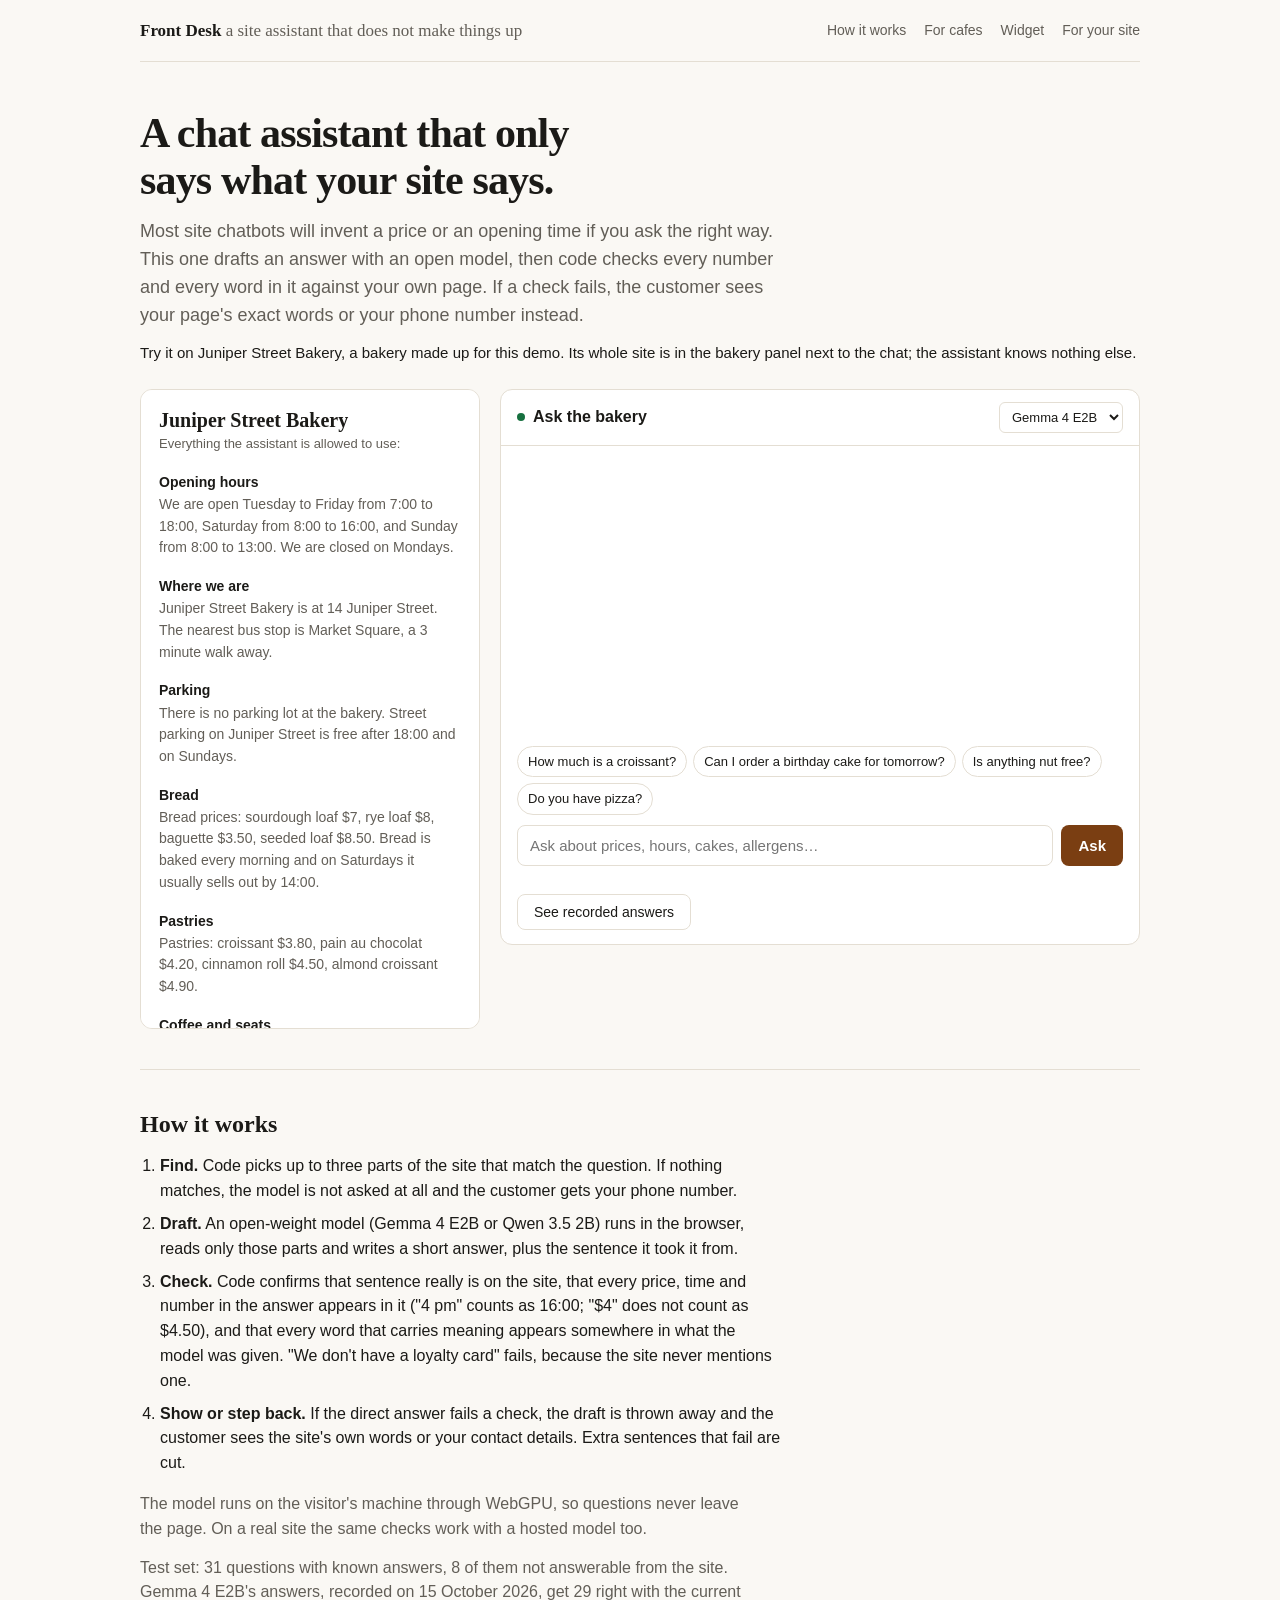
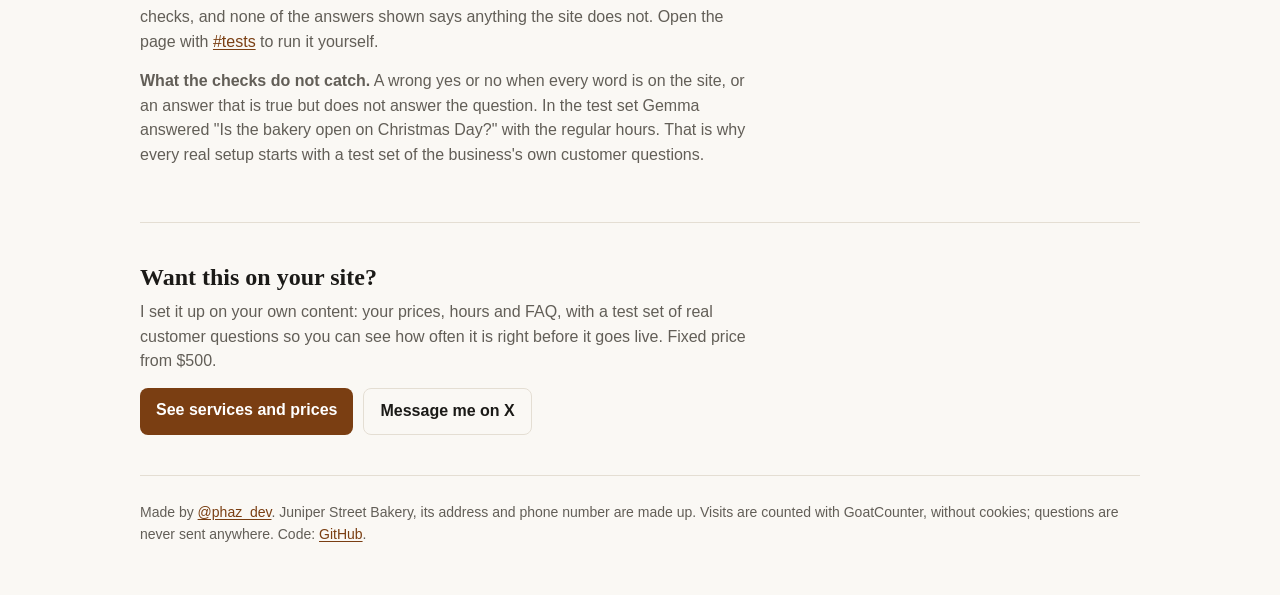
<file: index.html>
<!doctype html>
<html lang="en">
<head>
<meta charset="utf-8">
<meta name="viewport" content="width=device-width, initial-scale=1">
<title>Front Desk: a site assistant that only says what your site says</title>
<meta name="description" content="A demo of an AI assistant for a small business site. It answers from the site's own text, and code checks every price and time against the source before the customer sees it. When it is not sure, it says so.">
<meta property="og:type" content="website">
<meta property="og:title" content="Front Desk: a site assistant that only says what your site says">
<meta property="og:description" content="Every price and time in an answer is checked against the site's own text before the customer sees it.">
<link rel="canonical" href="https://phazww.github.io/front-desk/">
<meta property="og:url" content="https://phazww.github.io/front-desk/">
<link rel="stylesheet" href="style.css">
</head>
<body>
<div class="wrap">
<header class="site">
  <a class="brand" href="./">Front Desk <span>a site assistant that does not make things up</span></a>
  <nav class="site"><a href="#how">How it works</a><a href="cafes/">For cafes</a><a href="widget.html">Widget</a><a href="#yours">For your site</a></nav>
</header>

<main>
<div class="hero">
  <h1>A chat assistant that only says what your site says.</h1>
  <p class="lede">Most site chatbots will invent a price or an opening time if you ask the right way. This one drafts an answer with an open model, then code checks every number and every word in it against your own page. If a check fails, the customer sees your page's exact words or your phone number instead.</p>
  <p class="demo-note">Try it on Juniper Street Bakery, a bakery made up for this demo. Its whole site is in the bakery panel next to the chat; the assistant knows nothing else.</p>
</div>

<div class="demo">
  <aside class="kb" aria-label="The bakery's site content">
    <h2>Juniper Street Bakery</h2>
    <p class="kb-sub">Everything the assistant is allowed to use:</p>
    <div id="kb"></div>
  </aside>

  <div class="chat" aria-label="Chat with the bakery's assistant">
    <div class="chat-head">
      <span class="dot"></span><span>Ask the bakery</span>
      <select id="model" aria-label="Model"></select>
    </div>
    <div class="log" id="log" aria-live="polite"></div>
    <div class="chips" id="chips"></div>
    <form id="ask" class="ask">
      <input id="q" type="text" autocomplete="off" placeholder="Ask about prices, hours, cakes, allergens…" aria-label="Your question">
      <button id="send" type="submit">Ask</button>
    </form>
    <div class="engine" id="engine"></div>
    <div class="bar" id="bar"><i></i></div>
    <div class="row"><button id="recorded" class="ghost" type="button">See recorded answers</button></div>
  </div>
</div>

<section id="how">
  <h2>How it works</h2>
  <ol class="method">
    <li><b>Find.</b> Code picks up to three parts of the site that match the question. If nothing matches, the model is not asked at all and the customer gets your phone number.</li>
    <li><b>Draft.</b> An open-weight model (Gemma 4 E2B or Qwen 3.5 2B) runs in the browser, reads only those parts and writes a short answer, plus the sentence it took it from.</li>
    <li><b>Check.</b> Code confirms that sentence really is on the site, that every price, time and number in the answer appears in it ("4 pm" counts as 16:00; "$4" does not count as $4.50), and that every word that carries meaning appears somewhere in what the model was given. "We don't have a loyalty card" fails, because the site never mentions one.</li>
    <li><b>Show or step back.</b> If the direct answer fails a check, the draft is thrown away and the customer sees the site's own words or your contact details. Extra sentences that fail are cut.</li>
  </ol>
  <p class="sub">The model runs on the visitor's machine through WebGPU, so questions never leave the page. On a real site the same checks work with a hosted model too.</p>
  <p class="sub" id="test-line">Test set: 31 questions with known answers, 8 of them not answerable from the site. Gemma 4 E2B's answers, recorded on 15 October 2026, get 29 right with the current checks, and none of the answers shown says anything the site does not. Open the page with <a href="#tests">#tests</a> to run it yourself.</p>
  <p class="sub"><b>What the checks do not catch.</b> A wrong yes or no when every word is on the site, or an answer that is true but does not answer the question. In the test set Gemma answered "Is the bakery open on Christmas Day?" with the regular hours. That is why every real setup starts with a test set of the business's own customer questions.</p>
</section>

<section id="yours">
  <h2>Want this on your site?</h2>
  <p class="sub">I set it up on your own content: your prices, hours and FAQ, with a test set of real customer questions so you can see how often it is right before it goes live. Fixed price from $500.</p>
  <div class="cta"><a href="https://contra.com/phaz_3lpd033k" rel="noopener" target="_blank">See services and prices</a> <a class="ghost" href="https://x.com/phaz_dev" rel="noopener" target="_blank">Message me on X</a></div>
</section>
</main>

<footer class="site">Made by <a href="https://x.com/phaz_dev">@phaz_dev</a>. Juniper Street Bakery, its address and phone number are made up. Visits are counted with GoatCounter, without cookies; questions are never sent anywhere. Code: <a href="https://github.com/phazww/front-desk">GitHub</a>.</footer>
</div>
<script src="kb.js"></script>
<script src="desk.js"></script>
<script src="recorded.js"></script>
<script src="app.js"></script>
<script data-goatcounter="https://phaz.goatcounter.com/count" async src="//gc.zgo.at/count.js"></script>
</body>
</html>
</file>
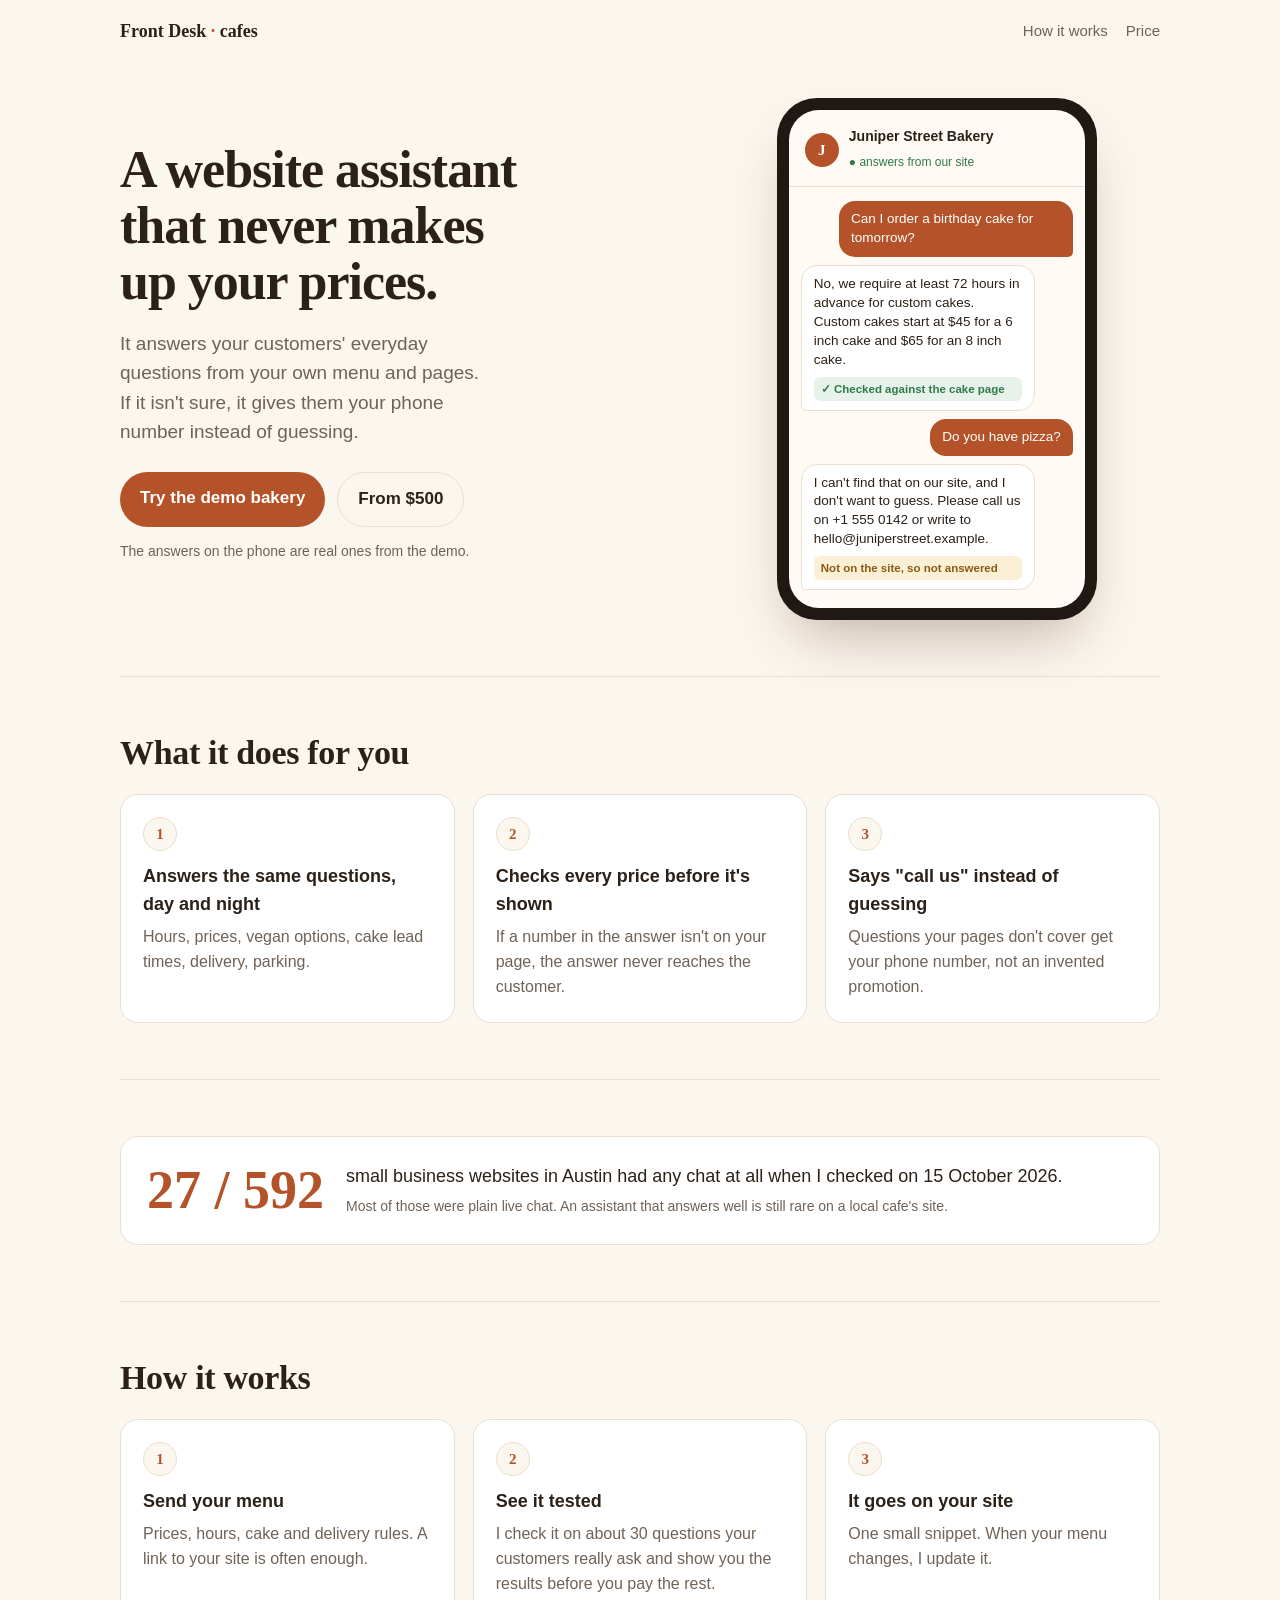
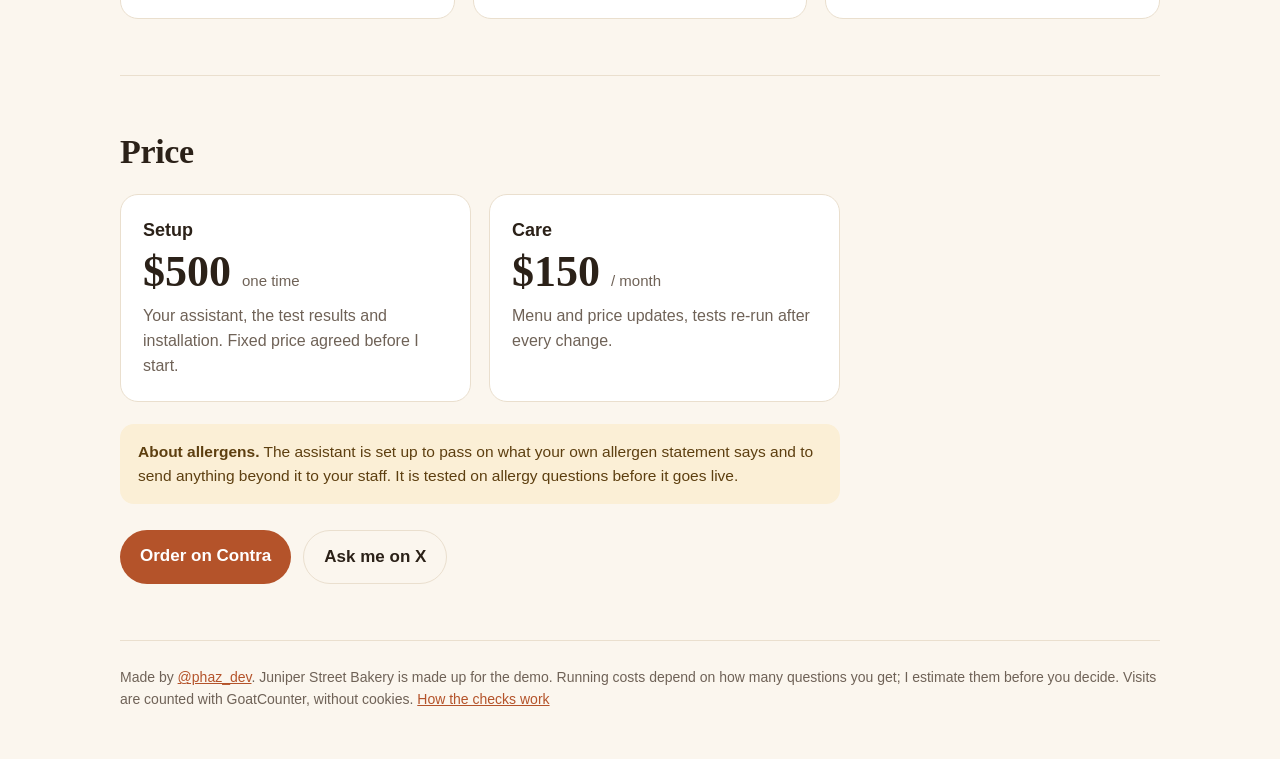
<file: cafes/index.html>
<!doctype html>
<html lang="en">
<head>
<meta charset="utf-8">
<meta name="viewport" content="width=device-width, initial-scale=1">
<meta name="color-scheme" content="light">
<title>A website assistant for cafes and bakeries that never makes up your prices</title>
<meta name="description" content="An assistant for your cafe or bakery website. It answers hours, prices, cake orders and allergen questions from your own pages, and every price is checked before a customer sees it.">
<link rel="canonical" href="https://phazww.github.io/front-desk/cafes/">
<meta property="og:type" content="website">
<meta property="og:title" content="A website assistant for cafes and bakeries that never makes up your prices">
<meta property="og:description" content="Answers hours, prices, cake orders and allergen questions from your own pages. Every price is checked before a customer sees it.">
<meta property="og:url" content="https://phazww.github.io/front-desk/cafes/">
<style>
  :root {
    --bg: #fbf6ee; --card: #ffffff; --ink: #2b2118; --muted: #6f6257; --line: #eadfce;
    --accent: #b4532a; --accent-ink: #fff; --ok: #2f7a4b; --ok-bg: #e7f3ea; --warn: #8a5a12; --warn-bg: #fbefd6;
    --serif: "Iowan Old Style", "Charter", "Palatino Linotype", Georgia, serif;
    --sans: -apple-system, BlinkMacSystemFont, "Segoe UI", Roboto, "Helvetica Neue", Arial, sans-serif;
  }
  * { box-sizing: border-box; }
  html { -webkit-text-size-adjust: 100%; }
  body { margin: 0; background: var(--bg); color: var(--ink); font: 17px/1.55 var(--sans); }
  a { color: var(--accent); }
  .wrap { max-width: 1080px; margin: 0 auto; padding: 0 20px; }
  header { display: flex; justify-content: space-between; align-items: center; padding: 18px 0; }
  .logo { font: 600 18px/1 var(--serif); color: var(--ink); text-decoration: none; }
  .logo b { color: var(--accent); }
  header nav a { color: var(--muted); text-decoration: none; font-size: 15px; margin-left: 18px; }

  .hero { display: grid; grid-template-columns: 1.1fr .9fr; gap: 48px; align-items: center; padding: 36px 0 56px; }
  h1 { font: 600 clamp(32px, 5vw, 52px)/1.08 var(--serif); letter-spacing: -.02em; margin: 0 0 18px; text-wrap: balance; }
  .lede { font-size: 19px; color: var(--muted); margin: 0 0 26px; max-width: 34ch; }
  .btns { display: flex; flex-wrap: wrap; gap: 12px; }
  .btn { display: inline-block; padding: 13px 20px; border-radius: 999px; font-weight: 600; text-decoration: none; background: var(--accent); color: var(--accent-ink); }
  .btn.alt { background: transparent; color: var(--ink); border: 1.5px solid var(--line); }
  .small { font-size: 14px; color: var(--muted); margin-top: 14px; }

  .phone { width: 320px; max-width: 100%; margin: 0 auto; background: #1f1813; border-radius: 40px; padding: 12px; box-shadow: 0 30px 60px -20px rgba(80, 40, 10, .35); }
  .screen { background: #fffaf3; border-radius: 30px; overflow: hidden; }
  .bar { display: flex; align-items: center; gap: 10px; padding: 16px 16px 12px; border-bottom: 1px solid var(--line); }
  .avatar { width: 34px; height: 34px; border-radius: 50%; background: var(--accent); color: #fff; display: grid; place-items: center; font: 600 15px/1 var(--serif); }
  .bar b { font-size: 14px; display: block; }
  .bar span { font-size: 12px; color: var(--ok); }
  .chat { padding: 14px 12px 18px; display: flex; flex-direction: column; gap: 8px; font-size: 13.5px; line-height: 1.4; }
  .me, .bot { max-width: 86%; padding: 9px 12px; border-radius: 16px; }
  .me { align-self: flex-end; background: var(--accent); color: #fff; border-bottom-right-radius: 5px; }
  .bot { align-self: flex-start; background: #fff; border: 1px solid var(--line); border-bottom-left-radius: 5px; }
  .tag { display: block; margin-top: 7px; font-size: 11.5px; font-weight: 600; padding: 4px 7px; border-radius: 6px; }
  .tag.ok { color: var(--ok); background: var(--ok-bg); }
  .tag.warn { color: var(--warn); background: var(--warn-bg); }

  section { padding: 56px 0; border-top: 1px solid var(--line); }
  h2 { font: 600 clamp(26px, 3.4vw, 34px)/1.15 var(--serif); margin: 0 0 22px; letter-spacing: -.01em; }
  .three { display: grid; grid-template-columns: repeat(3, 1fr); gap: 18px; }
  .card { background: var(--card); border: 1px solid var(--line); border-radius: 18px; padding: 22px; }
  .card .n { width: 34px; height: 34px; border-radius: 50%; background: var(--bg); border: 1px solid var(--line); display: grid; place-items: center; font: 600 15px/1 var(--serif); color: var(--accent); margin-bottom: 12px; }
  .card h3 { margin: 0 0 6px; font-size: 18px; }
  .card p { margin: 0; color: var(--muted); font-size: 16px; }

  .stat { display: grid; grid-template-columns: auto 1fr; gap: 22px; align-items: center; background: var(--card); border: 1px solid var(--line); border-radius: 18px; padding: 26px; }
  .stat .num { font: 600 54px/1 var(--serif); color: var(--accent); }
  .stat p { margin: 0; font-size: 18px; }
  .stat small { display: block; color: var(--muted); font-size: 14px; margin-top: 6px; }

  .prices { display: grid; grid-template-columns: 1fr 1fr; gap: 18px; max-width: 720px; }
  .price { font: 600 44px/1 var(--serif); margin: 6px 0 10px; }
  .price span { font: 400 15px/1 var(--sans); color: var(--muted); }
  .note { background: var(--warn-bg); color: #5d3f10; border-radius: 14px; padding: 16px 18px; font-size: 15.5px; margin-top: 22px; max-width: 720px; }
  footer { border-top: 1px solid var(--line); padding: 26px 0 48px; color: var(--muted); font-size: 14px; }

  @media (max-width: 820px) {
    .hero { grid-template-columns: 1fr; gap: 36px; padding-top: 18px; }
    .lede { max-width: none; }
    .three, .prices { grid-template-columns: 1fr; }
    .stat { grid-template-columns: 1fr; gap: 8px; }
  }
  @media (max-width: 480px) {
    .wrap { padding: 0 16px; }
    header nav a { margin-left: 12px; font-size: 14px; }
    section { padding: 40px 0; }
  }
</style>
</head>
<body>
<div class="wrap">
<header>
  <a class="logo" href="./">Front Desk <b>·</b> cafes</a>
  <nav><a href="#how">How it works</a><a href="#price">Price</a></nav>
</header>

<div class="hero">
  <div>
    <h1>A website assistant that never makes up your prices.</h1>
    <p class="lede">It answers your customers' everyday questions from your own menu and pages. If it isn't sure, it gives them your phone number instead of guessing.</p>
    <div class="btns"><a class="btn" href="../#recorded">Try the demo bakery</a><a class="btn alt" href="#price">From $500</a></div>
    <p class="small">The answers on the phone are real ones from the demo.</p>
  </div>
  <div class="phone" aria-label="Example chat on a bakery website">
    <div class="screen">
      <div class="bar"><div class="avatar">J</div><div><b>Juniper Street Bakery</b><span>● answers from our site</span></div></div>
      <div class="chat">
        <div class="me">Can I order a birthday cake for tomorrow?</div>
        <div class="bot">No, we require at least 72 hours in advance for custom cakes. Custom cakes start at $45 for a 6 inch cake and $65 for an 8 inch cake.<span class="tag ok">✓ Checked against the cake page</span></div>
        <div class="me">Do you have pizza?</div>
        <div class="bot">I can't find that on our site, and I don't want to guess. Please call us on +1 555 0142 or write to hello@juniperstreet.example.<span class="tag warn">Not on the site, so not answered</span></div>
      </div>
    </div>
  </div>
</div>

<section>
  <h2>What it does for you</h2>
  <div class="three">
    <div class="card"><div class="n">1</div><h3>Answers the same questions, day and night</h3><p>Hours, prices, vegan options, cake lead times, delivery, parking.</p></div>
    <div class="card"><div class="n">2</div><h3>Checks every price before it's shown</h3><p>If a number in the answer isn't on your page, the answer never reaches the customer.</p></div>
    <div class="card"><div class="n">3</div><h3>Says "call us" instead of guessing</h3><p>Questions your pages don't cover get your phone number, not an invented promotion.</p></div>
  </div>
</section>

<section>
  <div class="stat">
    <div class="num">27 / 592</div>
    <p>small business websites in Austin had any chat at all when I checked on 15 October 2026.<small>Most of those were plain live chat. An assistant that answers well is still rare on a local cafe's site.</small></p>
  </div>
</section>

<section id="how">
  <h2>How it works</h2>
  <div class="three">
    <div class="card"><div class="n">1</div><h3>Send your menu</h3><p>Prices, hours, cake and delivery rules. A link to your site is often enough.</p></div>
    <div class="card"><div class="n">2</div><h3>See it tested</h3><p>I check it on about 30 questions your customers really ask and show you the results before you pay the rest.</p></div>
    <div class="card"><div class="n">3</div><h3>It goes on your site</h3><p>One small snippet. When your menu changes, I update it.</p></div>
  </div>
</section>

<section id="price">
  <h2>Price</h2>
  <div class="prices">
    <div class="card"><h3>Setup</h3><div class="price">$500 <span>one time</span></div><p>Your assistant, the test results and installation. Fixed price agreed before I start.</p></div>
    <div class="card"><h3>Care</h3><div class="price">$150 <span>/ month</span></div><p>Menu and price updates, tests re-run after every change.</p></div>
  </div>
  <p class="note"><b>About allergens.</b> The assistant is set up to pass on what your own allergen statement says and to send anything beyond it to your staff. It is tested on allergy questions before it goes live.</p>
  <div class="btns" style="margin-top:26px"><a class="btn" href="https://contra.com/phaz_3lpd033k" rel="noopener" target="_blank">Order on Contra</a><a class="btn alt" href="https://x.com/phaz_dev" rel="noopener" target="_blank">Ask me on X</a></div>
</section>

<footer>Made by <a href="https://x.com/phaz_dev">@phaz_dev</a>. Juniper Street Bakery is made up for the demo. Running costs depend on how many questions you get; I estimate them before you decide. Visits are counted with GoatCounter, without cookies. <a href="../">How the checks work</a></footer>
</div>
<script data-goatcounter="https://phaz.goatcounter.com/count" async src="//gc.zgo.at/count.js"></script>
</body>
</html>
</file>
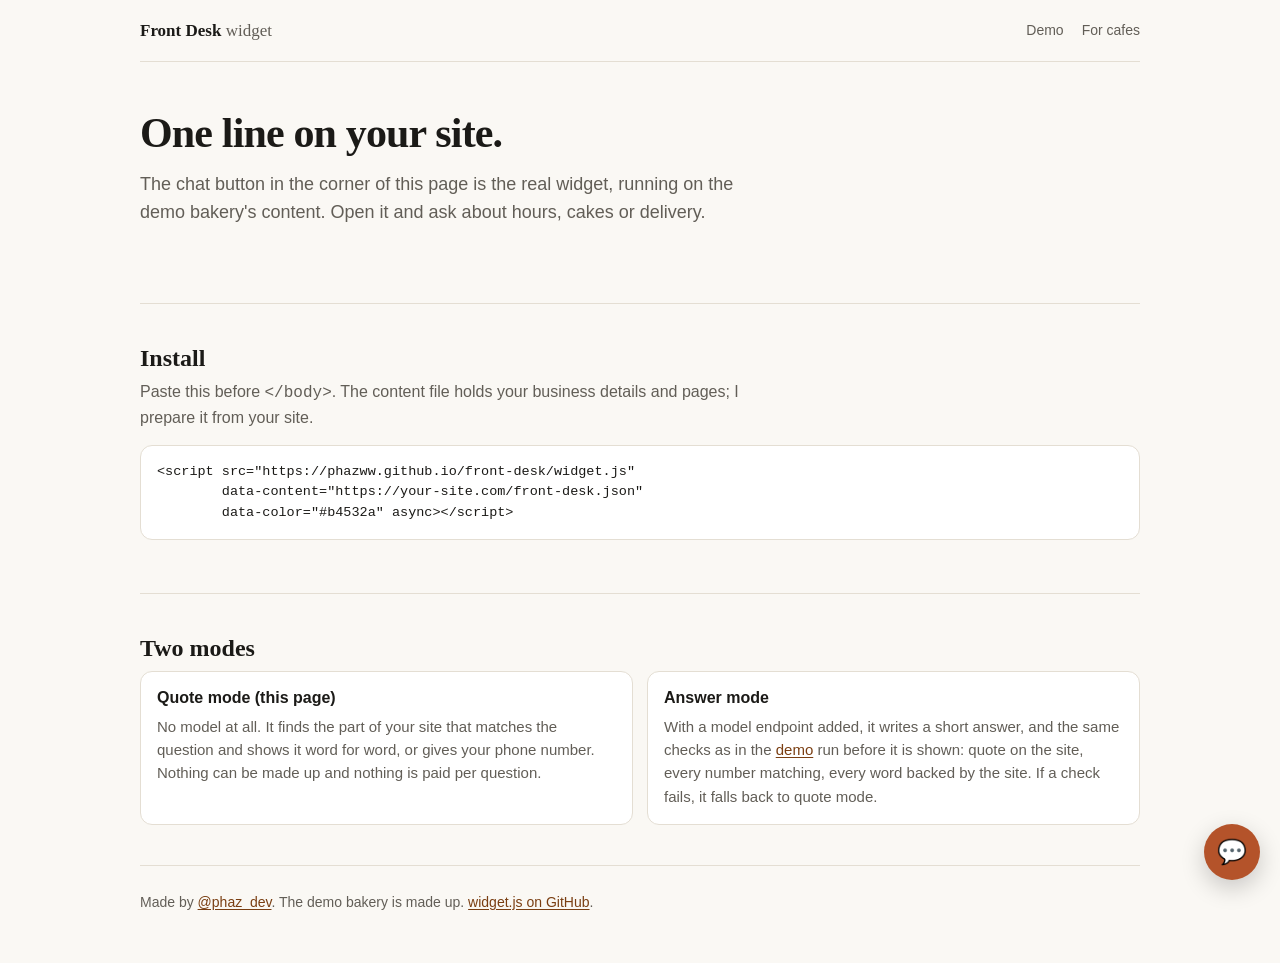
<file: widget.html>
<!doctype html>
<html lang="en">
<head>
<meta charset="utf-8">
<meta name="viewport" content="width=device-width, initial-scale=1">
<title>Front Desk widget: one line on your site</title>
<meta name="description" content="Add the Front Desk chat button to any site with one script tag. It answers from your own content and never makes up a price.">
<link rel="canonical" href="https://phazww.github.io/front-desk/widget.html">
<link rel="stylesheet" href="style.css">
<style>
  pre { background: var(--surface); border: 1px solid var(--line); border-radius: var(--radius); padding: 16px; overflow-x: auto; font: 13.5px/1.5 ui-monospace, SFMono-Regular, Menlo, monospace; }
  .modes { display: grid; grid-template-columns: 1fr 1fr; gap: 14px; }
  .mode { background: var(--surface); border: 1px solid var(--line); border-radius: var(--radius); padding: 16px; }
  .mode h3 { font-size: 16px; margin-bottom: 6px; }
  .mode p { margin: 0; color: var(--muted); font-size: 15px; }
  @media (max-width: 720px) { .modes { grid-template-columns: 1fr; } }
</style>
</head>
<body>
<div class="wrap">
<header class="site">
  <a class="brand" href="./">Front Desk <span>widget</span></a>
  <nav class="site"><a href="./">Demo</a><a href="cafes/">For cafes</a></nav>
</header>
<main>
<div class="hero">
  <h1>One line on your site.</h1>
  <p class="lede">The chat button in the corner of this page is the real widget, running on the demo bakery's content. Open it and ask about hours, cakes or delivery.</p>
</div>

<section>
  <h2>Install</h2>
  <p class="sub">Paste this before <code>&lt;/body&gt;</code>. The content file holds your business details and pages; I prepare it from your site.</p>
<pre>&lt;script src="https://phazww.github.io/front-desk/widget.js"
        data-content="https://your-site.com/front-desk.json"
        data-color="#b4532a" async&gt;&lt;/script&gt;</pre>
</section>

<section>
  <h2>Two modes</h2>
  <div class="modes">
    <div class="mode"><h3>Quote mode (this page)</h3><p>No model at all. It finds the part of your site that matches the question and shows it word for word, or gives your phone number. Nothing can be made up and nothing is paid per question.</p></div>
    <div class="mode"><h3>Answer mode</h3><p>With a model endpoint added, it writes a short answer, and the same checks as in the <a href="./">demo</a> run before it is shown: quote on the site, every number matching, every word backed by the site. If a check fails, it falls back to quote mode.</p></div>
  </div>
</section>
</main>
<footer class="site">Made by <a href="https://x.com/phaz_dev">@phaz_dev</a>. The demo bakery is made up. <a href="https://github.com/phazww/front-desk/blob/main/widget.js">widget.js on GitHub</a>.</footer>
</div>
<script src="widget.js" data-content="bakery.json" data-color="#b4532a" async></script>
</body>
</html>
</file>
<file: style.css>
:root {
  --bg: #faf8f4;
  --surface: #ffffff;
  --ink: #1b1a17;
  --muted: #625e57;
  --line: #e4ded3;
  --accent: #7a3e12;
  --accent-ink: #ffffff;
  --me: #f1e7da;
  --ok: #17703f;
  --ok-bg: #e6f3eb;
  --step: #8a5200;
  --step-bg: #fbefd9;
  --lit: #fff4dd;
  --radius: 12px;
  --serif: "Iowan Old Style", "Charter", "Palatino Linotype", Georgia, serif;
  --sans: -apple-system, BlinkMacSystemFont, "Segoe UI", Roboto, "Helvetica Neue", Arial, sans-serif;
}
@media (prefers-color-scheme: dark) {
  :root {
    --bg: #131210;
    --surface: #1b1a17;
    --ink: #eeebe5;
    --muted: #a39d93;
    --line: #2e2b26;
    --accent: #e8a368;
    --accent-ink: #1b1209;
    --me: #2c241b;
    --ok: #5fd09a;
    --ok-bg: #15301f;
    --step: #e8b25a;
    --step-bg: #33260f;
    --lit: #2d2617;
  }
}
* { box-sizing: border-box; }
html { -webkit-text-size-adjust: 100%; }
body { margin: 0; background: var(--bg); color: var(--ink); font: 16px/1.55 var(--sans); }
a { color: var(--accent); text-underline-offset: 2px; }
.wrap { max-width: 1040px; margin: 0 auto; padding: 0 20px; }

header.site { display: flex; align-items: center; justify-content: space-between; gap: 16px; padding: 18px 0; border-bottom: 1px solid var(--line); }
.brand { font: 600 17px/1 var(--serif); color: var(--ink); text-decoration: none; }
.brand span { color: var(--muted); font-weight: 400; }
nav.site a { color: var(--muted); text-decoration: none; font-size: 14px; margin-left: 18px; }
nav.site a:hover { color: var(--ink); }

.hero { padding: 48px 0 24px; }
h1 { font: 600 clamp(28px, 4.6vw, 42px)/1.12 var(--serif); letter-spacing: -0.02em; margin: 0 0 14px; max-width: 22ch; text-wrap: balance; }
.lede { color: var(--muted); font-size: 18px; max-width: 64ch; margin: 0 0 12px; }
.demo-note { font-size: 15px; margin: 0; }
h2 { font: 600 24px/1.2 var(--serif); margin: 0 0 8px; }
h3 { font: 600 14px/1.3 var(--sans); margin: 0 0 3px; }
section { padding: 40px 0; border-top: 1px solid var(--line); margin-top: 40px; }
section + section { margin-top: 0; }
.sub { color: var(--muted); max-width: 70ch; margin: 0 0 14px; }
.method { padding-left: 20px; max-width: 72ch; }
.method li { margin: 8px 0; }

.demo { display: grid; grid-template-columns: 340px 1fr; gap: 20px; align-items: start; }
.kb { background: var(--surface); border: 1px solid var(--line); border-radius: var(--radius); padding: 18px; max-height: 640px; overflow: auto; }
.kb h2 { font-size: 20px; margin-bottom: 2px; }
.kb-sub { color: var(--muted); font-size: 13px; margin: 0 0 10px; }
.kb-item { padding: 9px 10px; border-radius: 8px; margin: 0 -10px; transition: background .3s; }
.kb-item p { margin: 0; font-size: 14px; color: var(--muted); }
.kb-item.lit { background: var(--lit); }
.kb-item.lit p { color: var(--ink); }

.chat { background: var(--surface); border: 1px solid var(--line); border-radius: var(--radius); padding: 0 0 14px; display: flex; flex-direction: column; min-width: 0; }
.chat-head { display: flex; align-items: center; gap: 8px; padding: 12px 16px; border-bottom: 1px solid var(--line); font-weight: 600; }
.chat-head .dot { width: 8px; height: 8px; border-radius: 50%; background: var(--ok); }
.chat-head select { margin-left: auto; font: 13px/1.2 var(--sans); padding: 6px 8px; border: 1px solid var(--line); border-radius: 6px; background: var(--surface); color: var(--ink); }
.log { min-height: 300px; max-height: 470px; overflow-y: auto; padding: 16px; display: flex; flex-direction: column; gap: 10px; }
.msg { max-width: 86%; padding: 10px 13px; border-radius: 14px; font-size: 15px; }
.msg p { margin: 0 0 4px; }
.msg p:last-child { margin: 0; }
.msg.me { align-self: flex-end; background: var(--me); border-bottom-right-radius: 4px; }
.msg.bot { align-self: flex-start; background: var(--bg); border: 1px solid var(--line); border-bottom-left-radius: 4px; }
.msg.note { align-self: stretch; max-width: none; font-size: 13px; color: var(--muted); text-align: center; padding: 4px; }
.msg blockquote { margin: 6px 0; padding: 6px 10px; border-left: 3px solid var(--line); color: var(--ink); font-size: 14px; }
.proof { margin-top: 8px; font-size: 12.5px; line-height: 1.4; padding: 6px 8px; border-radius: 6px; }
.proof.ok { color: var(--ok); background: var(--ok-bg); }
.proof.stepped { color: var(--step); background: var(--step-bg); }

.chips { display: flex; flex-wrap: wrap; gap: 6px; padding: 0 16px 10px; }
.chip-q { font: 13px/1.2 var(--sans); padding: 7px 10px; border-radius: 999px; border: 1px solid var(--line); background: transparent; color: var(--ink); cursor: pointer; }
.chip-q:hover { border-color: var(--accent); }
.ask { display: flex; gap: 8px; padding: 0 16px; }
.ask input { flex: 1; min-width: 0; font: 15px/1.3 var(--sans); padding: 10px 12px; border: 1px solid var(--line); border-radius: 8px; background: var(--surface); color: var(--ink); }
button { border: 1px solid transparent; border-radius: 8px; padding: 10px 16px; cursor: pointer; background: var(--accent); color: var(--accent-ink); font: 600 15px/1 var(--sans); }
button.ghost { background: transparent; color: var(--ink); border-color: var(--line); font-weight: 500; font-size: 14px; }
button:disabled { opacity: .5; cursor: default; }
input:focus-visible, select:focus-visible, button:focus-visible, a:focus-visible { outline: 2px solid var(--accent); outline-offset: 2px; }
.engine { font-size: 13px; color: var(--muted); padding: 8px 16px 0; min-height: 20px; }
.bar { height: 6px; background: var(--line); border-radius: 3px; overflow: hidden; margin: 6px 16px 0; display: none; }
.bar i { display: block; height: 100%; width: 0; background: var(--accent); transition: width .2s; }
.row { display: flex; flex-wrap: wrap; gap: 10px; padding: 8px 16px 0; }

.cta { display: flex; flex-wrap: wrap; gap: 10px; }
.cta a { display: inline-block; background: var(--accent); color: var(--accent-ink); text-decoration: none; font-weight: 600; padding: 10px 16px; border-radius: 8px; }
.cta a.ghost { background: transparent; color: var(--ink); border: 1px solid var(--line); }
.tablewrap { overflow-x: auto; border: 1px solid var(--line); border-radius: var(--radius); background: var(--surface); margin-top: 12px; }
table { border-collapse: collapse; width: 100%; font-size: 14px; }
th, td { text-align: left; padding: 9px 12px; border-bottom: 1px solid var(--line); vertical-align: top; }
th { font: 600 12px/1.2 var(--sans); text-transform: uppercase; letter-spacing: .04em; color: var(--muted); }
footer.site { border-top: 1px solid var(--line); padding: 26px 0 50px; color: var(--muted); font-size: 14px; margin-top: 0; }

@media (max-width: 820px) {
  .demo { grid-template-columns: 1fr; }
  .chat { order: -1; }
  .kb { max-height: 320px; }
}
@media (max-width: 640px) {
  .wrap { padding: 0 16px; }
  .hero { padding: 32px 0 18px; }
  .brand span { display: none; }
  nav.site a { margin-left: 12px; font-size: 13px; }
  .lede { font-size: 16px; }
  .msg { max-width: 94%; }
}
</file>
